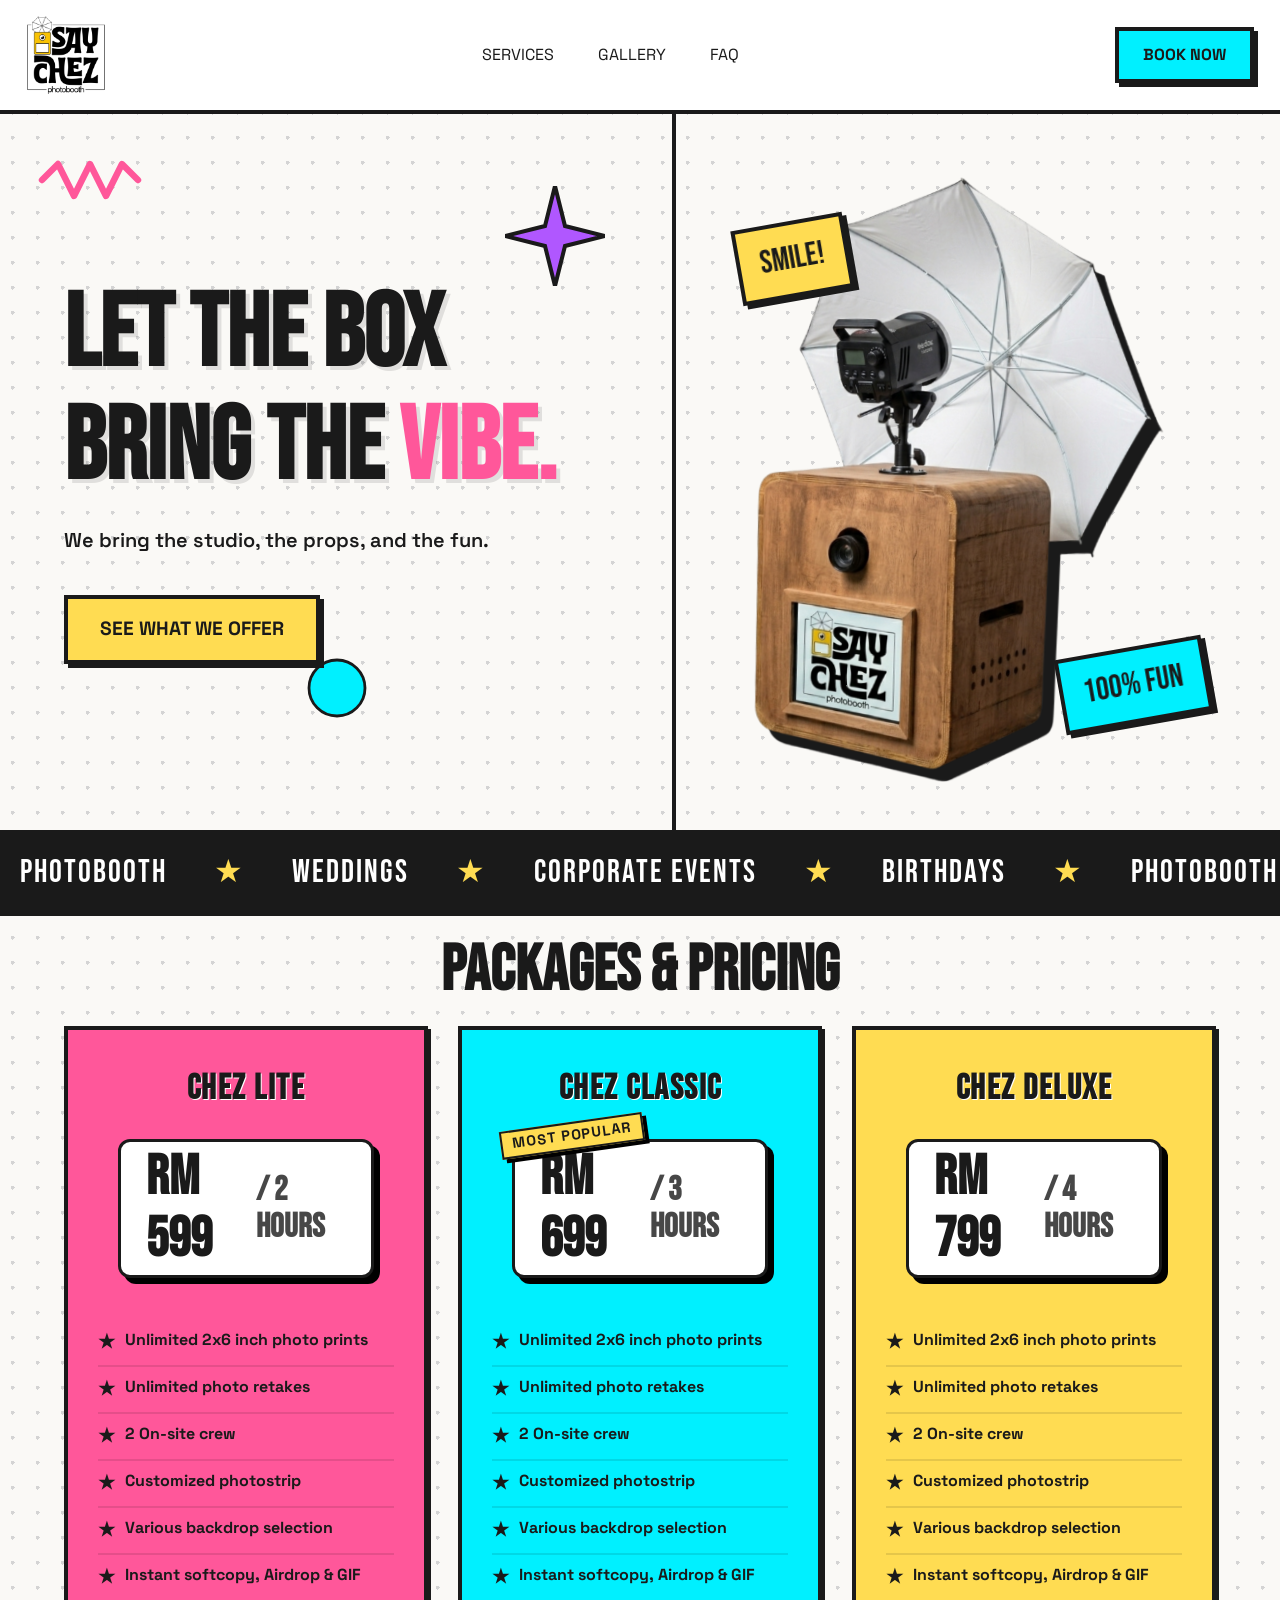
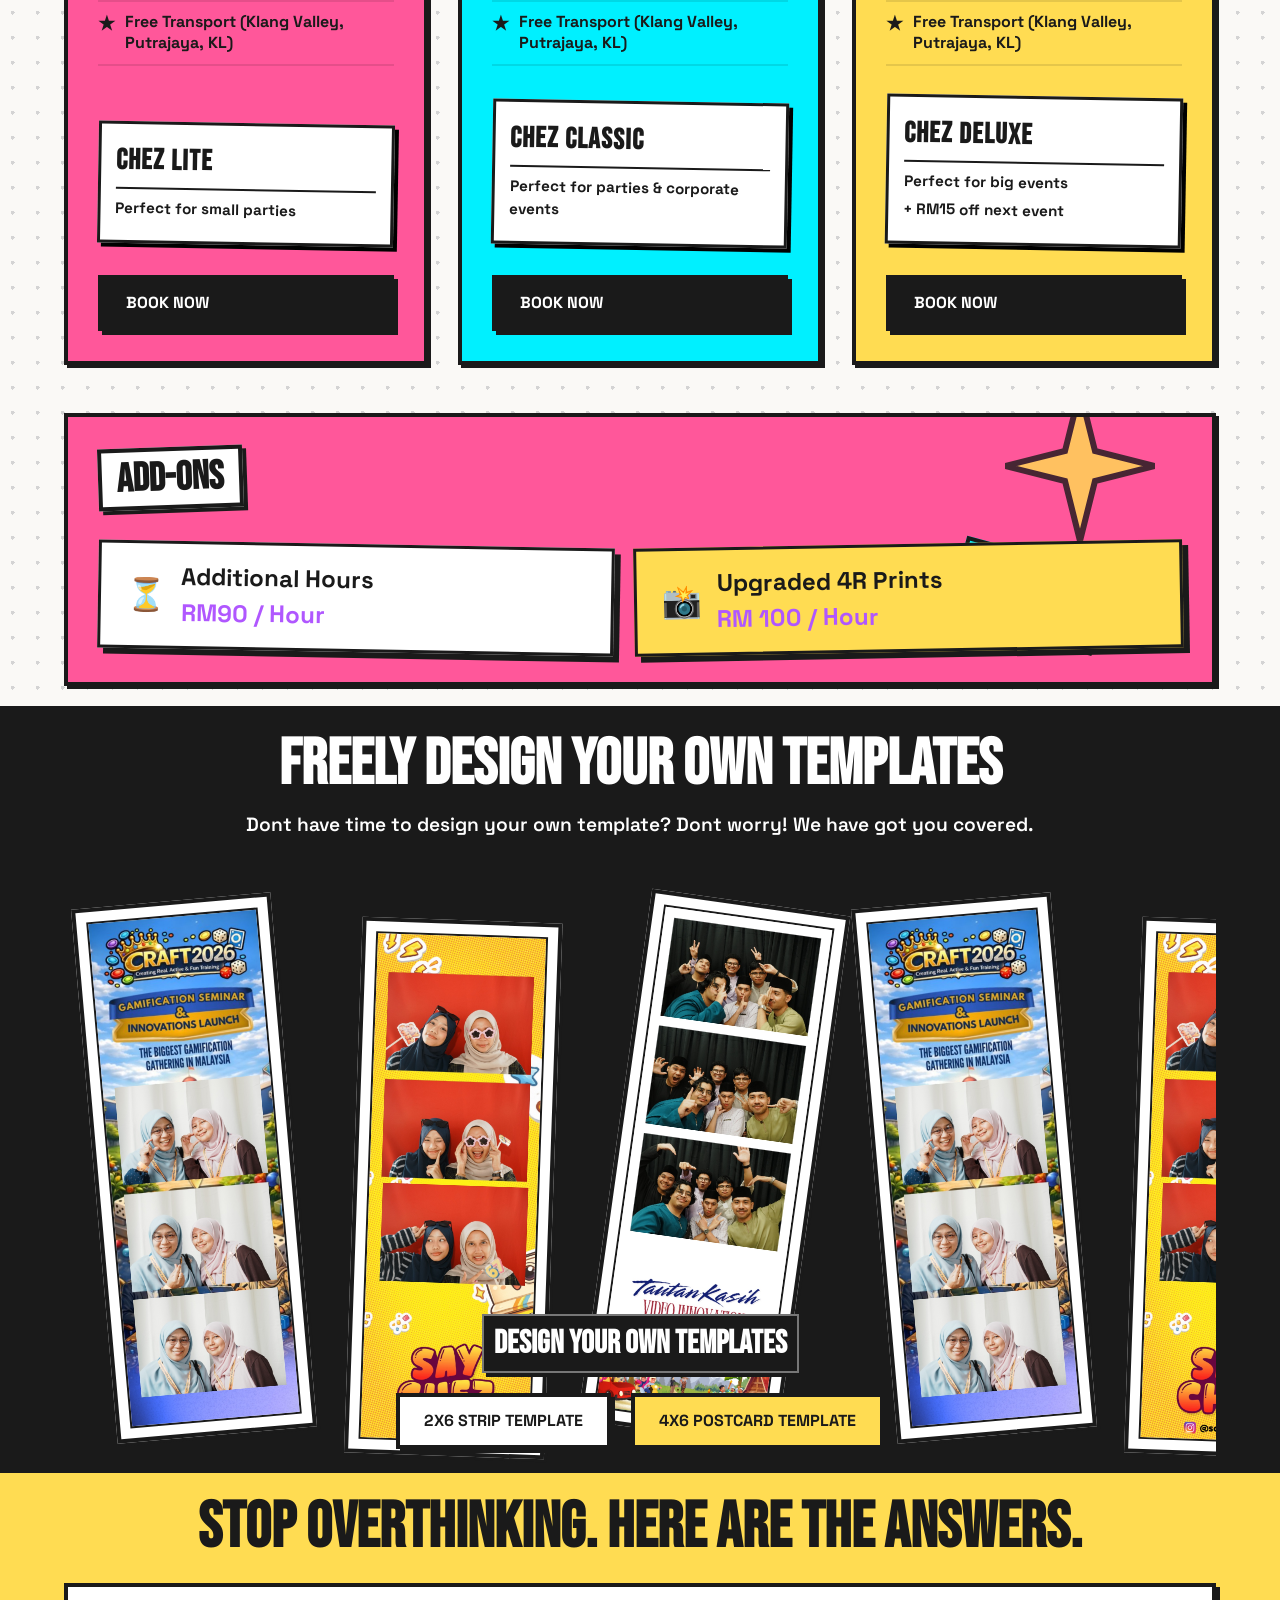
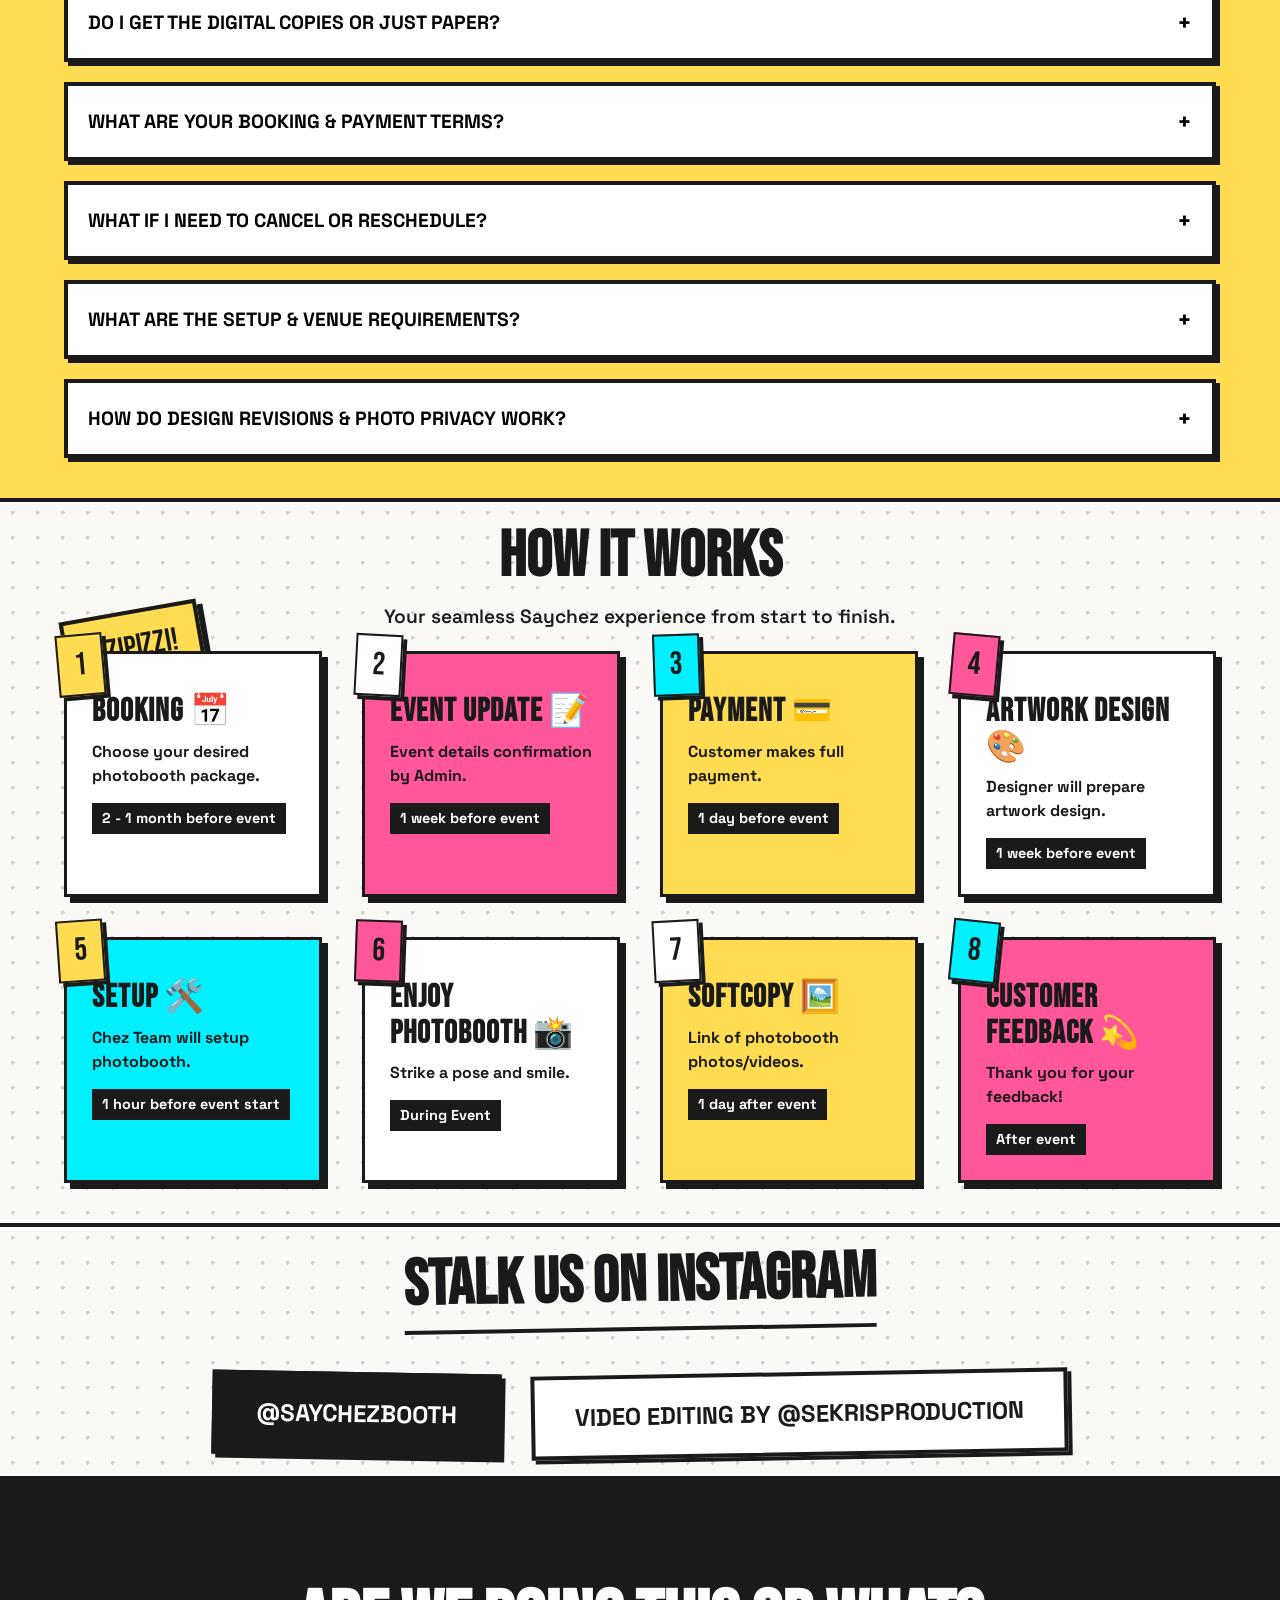
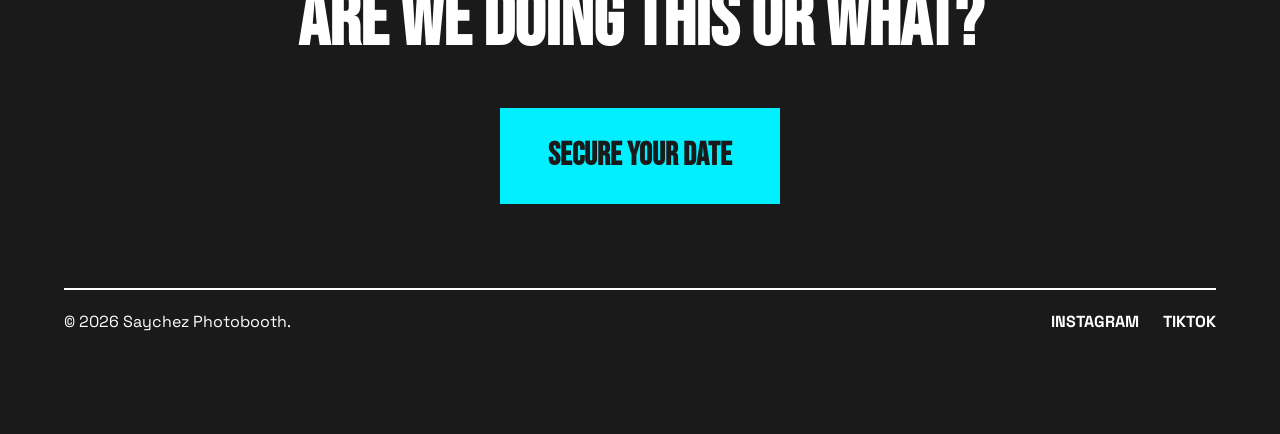
<file: index.html>
<!DOCTYPE html>
<html lang="en">

<head>
    <meta charset="UTF-8">
    <meta name="viewport" content="width=device-width, initial-scale=1.0">
    <title>Saychez&nbsp;Photobooth</title>
    <meta name="description" content="Saychez Photobooth - We bring the main character energy to your events.">
    <link rel="stylesheet" href="styles.css">
    <link rel="preconnect" href="https://fonts.googleapis.com">
    <link rel="preconnect" href="https://fonts.gstatic.com" crossorigin>
    <link href="https://fonts.googleapis.com/css2?family=Space+Grotesk:wght@400;600;700&family=Bebas+Neue&display=swap"
        rel="stylesheet">
</head>

<body>

    <!-- NAV -->
    <nav class="navbar">
        <a href="index.html" class="logo-link">
            <img src="form/saychezlogo.png" alt="Saychez Logo" class="logo-img" style="width: 80px; height: auto;">
        </a>
        <div class="nav-links">
            <a href="#services">SERVICES</a>
            <a href="#gallery">GALLERY</a>
            <a href="#faq">FAQ</a>
        </div>
        <a href="form/" class="btn btn-primary">BOOK NOW</a>
    </nav>

    <!-- HERO -->
    <header class="hero">
        <div class="hero-content">
            <!-- Animated Vector Shapes -->
            <svg class="floating-shape shape-star" viewBox="0 0 100 100" xmlns="http://www.w3.org/2000/svg">
                <path d="M50 0 L60 40 L100 50 L60 60 L50 100 L40 60 L0 50 L40 40 Z" fill="#b057ff" stroke="#1a1a1a"
                    stroke-width="4" />
            </svg>
            <svg class="floating-shape shape-circle" viewBox="0 0 100 100" xmlns="http://www.w3.org/2000/svg">
                <circle cx="50" cy="50" r="40" fill="#00f0ff" stroke="#1a1a1a" stroke-width="4" />
            </svg>
            <svg class="floating-shape shape-zigzag" viewBox="0 0 150 50" xmlns="http://www.w3.org/2000/svg">
                <path d="M10 25 L30 5 L50 45 L70 5 L90 45 L110 5 L130 25" fill="none" stroke="#ff579a" stroke-width="8"
                    stroke-linejoin="round" stroke-linecap="round" />
            </svg>

            <h1 class="hero-title">LET THE BOX BRING THE <span style="color: var(--pink);">VIBE.</span></h1>
            <p class="hero-subtitle">We bring the studio, the props, and the fun.</p>
            <a href="#services" class="btn btn-large btn-yellow">SEE WHAT WE OFFER</a>
        </div>
        <div class="hero-image-container">
            <img src="hero-booth.png?v=5" alt="Saychez Photobooth" class="hero-img">
            <div class="sticker sticker-1">SMILE!</div>
            <div class="sticker sticker-2">100% FUN</div>
        </div>
    </header>

    <!-- MARQUEE -->
    <div class="marquee-container">
        <div class="marquee-track">
            <span>PHOTOBOOTH</span>
            <span class="star">★</span>
            <span>WEDDINGS</span>
            <span class="star">★</span>
            <span>CORPORATE EVENTS</span>
            <span class="star">★</span>
            <span>BIRTHDAYS</span>
            <span class="star">★</span>
            <span>PHOTOBOOTH</span>
            <span class="star">★</span>
            <span>WEDDINGS</span>
            <span class="star">★</span>
            <span>CORPORATE EVENTS</span>
            <span class="star">★</span>
            <span>BIRTHDAYS</span>
            <span class="star">★</span>
        </div>
    </div>

    <!-- SERVICES -->
    <section id="services" class="section">
        <h2 class="section-title">PACKAGES & PRICING</h2>
        <div class="services-grid">

            <div class="card card-pink card-package reveal">
                <div class="package-header"
                    style="justify-content: center; flex-direction: column; align-items: center; margin-top: 10px;">
                    <h3
                        style="font-family: 'Bebas Neue', sans-serif; font-size: 2.2rem; letter-spacing: 1.5px; margin-bottom: 10px; color: var(--black); text-shadow: 1px 1px 0px var(--white); text-transform: uppercase;">
                        CHEZ LITE</h3>
                    <h2 class="price">RM 599 <span style="font-size: 0.6em; opacity: 0.8;">/ 2 HOURS</span></h2>
                </div>

                <ul class="package-features">

                    <li>Unlimited 2x6 inch photo prints</li>
                    <li>Unlimited photo retakes</li>
                    <li>2 On-site crew</li>
                    <li>Customized photostrip</li>
                    <li>Various backdrop selection</li>
                    <li>Instant softcopy, Airdrop & GIF</li>
                    <li>Free Transport (Klang Valley, Putrajaya, KL)</li>
                </ul>
                <!-- <div class="package-addons">
                    <strong>ADD-ONS</strong>
                    <span>+ RM 150 / additional hour</span>
                    <span>+ RM 100 / hour for 4x6 print upgrade</span>
                </div> -->
                <div class="package-addons">
                    <strong>Chez Lite</strong>
                    <span>Perfect for small parties</span>
                </div>
                <a href="form/" class="btn btn-black mt-auto">BOOK NOW</a>
            </div>
            <div class="card card-cyan card-package reveal" style="transition-delay: 0.1s;">
                <div class="package-header"
                    style="justify-content: center; flex-direction: column; align-items: center; margin-top: 10px;">
                    <h3
                        style="font-family: 'Bebas Neue', sans-serif; font-size: 2.2rem; letter-spacing: 1.5px; margin-bottom: 10px; color: var(--black); text-shadow: 1px 1px 0px var(--white); text-transform: uppercase;">
                        CHEZ CLASSIC</h3>
                    <h2 class="price">RM 699 <span style="font-size: 0.6em; opacity: 0.8;">/ 3 HOURS</span><span
                            class="popular-badge">MOST POPULAR</span></h2>
                </div>
                <ul class="package-features">
                    <li>Unlimited 2x6 inch photo prints</li>
                    <li>Unlimited photo retakes</li>
                    <li>2 On-site crew</li>
                    <li>Customized photostrip</li>
                    <li>Various backdrop selection</li>
                    <li>Instant softcopy, Airdrop & GIF</li>
                    <li>Free Transport (Klang Valley, Putrajaya, KL)</li>
                </ul>
                <div class="package-addons">
                    <strong>Chez Classic</strong>
                    <span>Perfect for parties & corporate events</span>
                </div>
                <a href="form/" class="btn btn-black mt-auto">BOOK NOW</a>
            </div>
            <div class="card card-yellow card-package reveal" style="transition-delay: 0.2s;">
                <div class="package-header"
                    style="justify-content: center; flex-direction: column; align-items: center; margin-top: 10px;">
                    <h3
                        style="font-family: 'Bebas Neue', sans-serif; font-size: 2.2rem; letter-spacing: 1.5px; margin-bottom: 10px; color: var(--black); text-shadow: 1px 1px 0px var(--white); text-transform: uppercase;">
                        CHEZ DELUXE</h3>
                    <h2 class="price">RM 799 <span style="font-size: 0.6em; opacity: 0.8;">/ 4 HOURS</span></h2>
                </div>
                <ul class="package-features">
                    <li>Unlimited 2x6 inch photo prints</li>
                    <li>Unlimited photo retakes</li>
                    <li>2 On-site crew</li>
                    <li>Customized photostrip</li>
                    <li>Various backdrop selection</li>
                    <li>Instant softcopy, Airdrop & GIF</li>
                    <li>Free Transport (Klang Valley, Putrajaya, KL)</li>
                </ul>
                <div class="package-addons">
                    <strong>Chez Deluxe</strong>
                    <span>Perfect for big events</span>
                    <span>+ RM15 off next event</span>
                </div>
                <a href="form/" class="btn btn-black mt-auto">BOOK NOW</a>
            </div>
        </div>

        <div class="addons-container mt-5 reveal"
            style="display: flex; align-items: center; justify-content: space-between; background-color: var(--pink); border: var(--border); box-shadow: var(--shadow); padding: 30px; position: relative; overflow: hidden; flex-wrap: wrap; gap: 20px;">

            <!-- Animated shape in the background -->
            <svg class="floating-shape shape-star" viewBox="0 0 100 100" xmlns="http://www.w3.org/2000/svg"
                style="opacity: 0.8; top: -10%; right: 5%; width: 150px; height: 150px;">
                <path d="M50 0 L60 40 L100 50 L60 60 L50 100 L40 60 L0 50 L40 40 Z" fill="var(--yellow)"
                    stroke="var(--black)" stroke-width="4" />
            </svg>

            <div style="position: relative; z-index: 2; width: 100%;">
                <h3 class="box-title"
                    style="margin-top: 0; background-color: var(--white); transform: rotate(-2deg); padding: 5px 15px; border: var(--border); box-shadow: var(--shadow-sm);">
                    ADD-ONS</h3>

                <div style="display: flex; flex-wrap: wrap; gap: 20px; margin-top: 30px;">
                    <div
                        style="font-size: 1.5rem; background: var(--white); border: 3px solid var(--black); padding: 15px 25px; box-shadow: 6px 6px 0 var(--black); transform: rotate(1deg); display: flex; align-items: center; gap: 15px; flex-grow: 1;">
                        <span style="font-size: 2rem;">⏳</span>
                        <div>
                            <strong style="display: block;">Additional Hours</strong>
                            <span style="font-weight: 700; color: var(--purple);">RM90 / Hour</span>
                        </div>
                    </div>
                    <div
                        style="font-size: 1.5rem; background: var(--yellow); border: 3px solid var(--black); padding: 15px 25px; box-shadow: 6px 6px 0 var(--black); transform: rotate(-1deg); display: flex; align-items: center; gap: 15px; flex-grow: 1;">
                        <span style="font-size: 2rem;">📸</span>
                        <div>
                            <strong style="display: block;">Upgraded 4R Prints</strong>
                            <span style="font-weight: 700; color: var(--purple);">RM 100 / Hour</span>
                        </div>
                    </div>
                </div>
            </div>

            <!-- Bouncing Sticker -->
            <div class="sticker"
                style="position: absolute; right: 10%; bottom: 20%; transform: rotate(15deg); animation: floatUp 3s ease-in-out infinite alternate, stickerPop 10s ease-in-out infinite alternate; background-color: var(--cyan); box-shadow: 8px 8px 0 var(--black);">
                LEVEL UP!</div>
        </div>
    </section>


    <!-- GALLERY -->
    <section id="gallery" class="section bg-black text-white">
        <h2 class="section-title text-white reveal">Freely Design Your Own Templates</h2>
        <p class="section-subtitle text-white reveal" style="transition-delay: 0.1s;">Dont have time to design your own
            template? Dont worry! We have got you covered.</p>

        <div class="gallery-carousel-wrapper reveal" style="transition-delay: 0.2s;">
            <div class="strip-carousel-track">
                <!-- Group 1 -->
                <div class="strip-gallery strip-carousel">
                    <div class="animated-strip strip-tilt-left">
                        <img src="stripimage/20260207_153747670.jpg" class="strip-image" alt="Saychez Strip 1">
                    </div>
                    <div class="animated-strip strip-center">
                        <img src="stripimage/20260402_161624257.jpg" class="strip-image" alt="Saychez Strip 2">
                    </div>
                    <div class="animated-strip strip-tilt-right">
                        <img src="stripimage/20260403_173434101.jpg" class="strip-image" alt="Saychez Strip 3">
                    </div>
                    <div class="animated-strip strip-tilt-left">
                        <img src="stripimage/20260207_153747670.jpg" class="strip-image" alt="Saychez Strip 4">
                    </div>
                    <div class="animated-strip strip-center">
                        <img src="stripimage/20260402_161624257.jpg" class="strip-image" alt="Saychez Strip 5">
                    </div>
                </div>
                <!-- Group 2 (Clone for Infinite Loop) -->
                <div class="strip-gallery strip-carousel" aria-hidden="true">
                    <div class="animated-strip strip-tilt-left">
                        <img src="stripimage/20260207_153747670.jpg" class="strip-image" alt="Saychez Strip 1">
                    </div>
                    <div class="animated-strip strip-center">
                        <img src="stripimage/20260402_161624257.jpg" class="strip-image" alt="Saychez Strip 2">
                    </div>
                    <div class="animated-strip strip-tilt-right">
                        <img src="stripimage/20260403_173434101.jpg" class="strip-image" alt="Saychez Strip 4x6">
                    </div>
                    <div class="animated-strip strip-tilt-left">
                        <img src="stripimage/20260207_153747670.jpg" class="strip-image" alt="Saychez Strip 4">
                    </div>
                    <div class="animated-strip strip-center">
                        <img src="stripimage/20260402_161624257.jpg" class="strip-image" alt="Saychez Strip 5">
                    </div>
                </div>
            </div>
        </div>

        <div class="template-links-container reveal" style="text-align: center; margin-top: -200px;">
            <h3
                style="background-color: var(--black); color: var(--white); padding: 10px 10px; display: inline-block; border: 2px solid var(--semi-transparent-grey); box-shadow: var(--shadow-sm); margin-bottom: 20px; margin-top: -200px; font-size: 2rem; position: relative; z-index: 10;">
                DESIGN YOUR OWN TEMPLATES</h3>
            <div class="template-buttons-wrapper">
                <a href="https://canva.link/zuhcegfe1m16p6a" target="_blank" class="btn btn-white hover-cyan">2x6 STRIP
                    TEMPLATE</a>
                <a href="https://canva.link/iob000kvha3b793" target="_blank" class="btn btn-yellow hover-pink">4x6
                    POSTCARD
                    TEMPLATE</a>
            </div>
        </div>
    </section>



    <!-- FAQ -->
    <section id="faq" class="section bg-yellow">
        <h2 class="section-title reveal">STOP OVERTHINKING. HERE ARE THE ANSWERS.</h2>
        <div class="faq-container">
        </div>
        <div class="faq-item reveal" style="transition-delay: 0.3s;">
            <button class="faq-question">DO I GET THE DIGITAL COPIES OR JUST PAPER?</button>
            <div class="faq-answer">
                <p>Both! You get instant physical prints at the event, and within 24 hours we send you a link to a
                    full digital gallery of every shot taken.</p>
            </div>
        </div>

        <!-- T&C additions -->
        <div class="faq-item reveal">
            <button class="faq-question">WHAT ARE YOUR BOOKING & PAYMENT TERMS?</button>
            <div class="faq-answer">
                <ul>
                    <li style="margin-bottom: 10px;">A 30% deposit is required from the total invoice/quotation.</li>
                    <li style="margin-bottom: 10px;">Remaining balance must be paid in full a day before the event.</li>
                    <li style="margin-bottom: 10px;">For any booking with no deposit (Company/Government
                        Agency/Organization etc), only the Purchase Order issued will be considered as acceptance of the
                        event.</li>
                    <li style="margin-bottom: 10px;">Payment can be made via Maybank account / QR Pay / Cash.</li>
                </ul>
            </div>
        </div>

        <div class="faq-item reveal">
            <button class="faq-question">WHAT IF I NEED TO CANCEL OR RESCHEDULE?</button>
            <div class="faq-answer">
                <p style="margin-bottom: 10px;">Event dates can be rescheduled based on our availability. If we are
                    fully booked on your new date, we offer two options: a refund or holding the deposit for a future
                    event. However, if you cancel the booking entirely, the deposit will be forfeited and is
                    non-refundable.</p>
                <p style="margin-bottom: 10px;">Refunds can only be made if the event cancellation is from SayChez.
                    Since we generally do not refund, all bookings made are given a one (1) year extended period for a
                    future event.</p>
            </div>
        </div>

        <div class="faq-item reveal">
            <button class="faq-question">WHAT ARE THE SETUP & VENUE REQUIREMENTS?</button>
            <div class="faq-answer">
                <ul>
                    <li style="margin-bottom: 10px;">Our team will arrive approximately 30 minutes to 1 hour before the
                        event starts for setup.</li>
                    <li style="margin-bottom: 10px;">The client is responsible for providing a suitable power source,
                        and a safe, clear space for the photobooth.</li>
                    <li style="margin-bottom: 10px;">For outdoor venues (gardens, open spaces, etc.), a canopy or
                        shelter must be provided by the client. Natural lighting and weather conditions may affect photo
                        quality.</li>
                    <li style="margin-bottom: 10px;">In case of rain or unsafe weather: The photobooth will be stopped
                        immediately to protect our equipment, and full payment will still apply as per the invoice.</li>
                    <li style="margin-bottom: 10px;">There is a charge of RM1.50 per KM for outside Klang Valley,
                        Putrajaya, and Kuala Lumpur.</li>
                </ul>
            </div>
        </div>

        <div class="faq-item reveal">
            <button class="faq-question">HOW DO DESIGN REVISIONS & PHOTO PRIVACY WORK?</button>
            <div class="faq-answer">
                <p style="margin-bottom: 10px;"><strong>Design & Theme:</strong> We will provide each client with up to
                    two (2) rounds of design revisions only. The third (3rd) round may have a price involved to it, RM20
                    will charge accordingly.</p>
                <p style="margin-bottom: 10px;"><strong>Photos & Media Usage:</strong> All photos, GIFs, and digital
                    content captured belong to the client and event guests. SayChez may use selected photos for social
                    media content. If you prefer not to have your event photos used, simply let us know.</p>
            </div>
        </div>
        </div>
    </section>

    <!-- CUSTOMER JOURNEY -->
    <section id="journey" class="section bg-cyan" style="position: relative; overflow: hidden;">
        <!-- Bouncing Sticker for Motion -->
        <div class="sticker"
            style="position: absolute; left: 5%; top: 15%; transform: rotate(-10deg); animation: floatUp 4s ease-in-out infinite alternate; background-color: var(--yellow); box-shadow: 6px 6px 0 var(--black); z-index: 0;">
            IZZIPIZZI!</div>

        <h2 class="section-title reveal" style="position: relative; z-index: 1;">HOW IT WORKS</h2>
        <p class="section-subtitle reveal" style="position: relative; z-index: 1;">Your seamless Saychez experience from
            start to finish.</p>

        <div class="journey-grid reveal">

            <div class="journey-card"
                style="background: var(--white); border: 3px solid var(--black); padding: 25px; box-shadow: 6px 6px 0 var(--black); position: relative;">
                <div
                    style="position: absolute; top: -20px; left: -10px; background: var(--yellow); border: 2px solid var(--black); font-family: 'Bebas Neue', sans-serif; font-size: 2rem; padding: 5px 15px; box-shadow: 4px 4px 0 var(--black); transform: rotate(-5deg);">
                    1</div>
                <h3
                    style="font-family: 'Bebas Neue', sans-serif; font-size: 2rem; margin-top: 15px; margin-bottom: 10px; letter-spacing: 1px;">
                    BOOKING 📅 </h3>
                <p style="font-weight: 700; margin-bottom: 15px;">Choose your desired photobooth package.</p>
                <div
                    style="background: var(--black); color: var(--white); display: inline-block; padding: 5px 10px; font-size: 0.9rem; font-weight: 700;">
                    2 - 1 month before event</div>
            </div>

            <div class="journey-card"
                style="background: var(--pink); border: 3px solid var(--black); padding: 25px; box-shadow: 6px 6px 0 var(--black); position: relative;">
                <div
                    style="position: absolute; top: -20px; left: -10px; background: var(--white); border: 2px solid var(--black); font-family: 'Bebas Neue', sans-serif; font-size: 2rem; padding: 5px 15px; box-shadow: 4px 4px 0 var(--black); transform: rotate(3deg);">
                    2</div>
                <h3
                    style="font-family: 'Bebas Neue', sans-serif; font-size: 2rem; margin-top: 15px; margin-bottom: 10px; letter-spacing: 1px;">
                    EVENT UPDATE 📝</h3>
                <p style="font-weight: 700; margin-bottom: 15px;">Event details confirmation by Admin.</p>
                <div
                    style="background: var(--black); color: var(--white); display: inline-block; padding: 5px 10px; font-size: 0.9rem; font-weight: 700;">
                    1 week before event</div>
            </div>

            <div class="journey-card"
                style="background: var(--yellow); border: 3px solid var(--black); padding: 25px; box-shadow: 6px 6px 0 var(--black); position: relative;">
                <div
                    style="position: absolute; top: -20px; left: -10px; background: var(--cyan); border: 2px solid var(--black); font-family: 'Bebas Neue', sans-serif; font-size: 2rem; padding: 5px 15px; box-shadow: 4px 4px 0 var(--black); transform: rotate(-2deg);">
                    3</div>
                <h3
                    style="font-family: 'Bebas Neue', sans-serif; font-size: 2rem; margin-top: 15px; margin-bottom: 10px; letter-spacing: 1px;">
                    PAYMENT 💳</h3>
                <p style="font-weight: 700; margin-bottom: 15px;">Customer makes full payment.</p>
                <div
                    style="background: var(--black); color: var(--white); display: inline-block; padding: 5px 10px; font-size: 0.9rem; font-weight: 700;">
                    1 day before event</div>
            </div>

            <div class="journey-card"
                style="background: var(--white); border: 3px solid var(--black); padding: 25px; box-shadow: 6px 6px 0 var(--black); position: relative;">
                <div
                    style="position: absolute; top: -20px; left: -10px; background: var(--pink); border: 2px solid var(--black); font-family: 'Bebas Neue', sans-serif; font-size: 2rem; padding: 5px 15px; box-shadow: 4px 4px 0 var(--black); transform: rotate(5deg);">
                    4</div>
                <h3
                    style="font-family: 'Bebas Neue', sans-serif; font-size: 2rem; margin-top: 15px; margin-bottom: 10px; letter-spacing: 1px;">
                    ARTWORK DESIGN 🎨 </h3>
                <p style="font-weight: 700; margin-bottom: 15px;">Designer will prepare artwork design.</p>
                <div
                    style="background: var(--black); color: var(--white); display: inline-block; padding: 5px 10px; font-size: 0.9rem; font-weight: 700;">
                    1 week before event</div>
            </div>

            <div class="journey-card"
                style="background: var(--cyan); border: 3px solid var(--black); padding: 25px; box-shadow: 6px 6px 0 var(--black); position: relative;">
                <div
                    style="position: absolute; top: -20px; left: -10px; background: var(--yellow); border: 2px solid var(--black); font-family: 'Bebas Neue', sans-serif; font-size: 2rem; padding: 5px 15px; box-shadow: 4px 4px 0 var(--black); transform: rotate(-4deg);">
                    5</div>
                <h3
                    style="font-family: 'Bebas Neue', sans-serif; font-size: 2rem; margin-top: 15px; margin-bottom: 10px; letter-spacing: 1px;">
                    SETUP 🛠️</h3>
                <p style="font-weight: 700; margin-bottom: 15px;">Chez Team will setup photobooth.</p>
                <div
                    style="background: var(--black); color: var(--white); display: inline-block; padding: 5px 10px; font-size: 0.9rem; font-weight: 700;">
                    1 hour before event start</div>
            </div>

            <div class="journey-card"
                style="background: var(--white); border: 3px solid var(--black); padding: 25px; box-shadow: 6px 6px 0 var(--black); position: relative;">
                <div
                    style="position: absolute; top: -20px; left: -10px; background: var(--pink); border: 2px solid var(--black); font-family: 'Bebas Neue', sans-serif; font-size: 2rem; padding: 5px 15px; box-shadow: 4px 4px 0 var(--black); transform: rotate(2deg);">
                    6</div>
                <h3
                    style="font-family: 'Bebas Neue', sans-serif; font-size: 2rem; margin-top: 15px; margin-bottom: 10px; letter-spacing: 1px;">
                    ENJOY PHOTOBOOTH 📸 </h3>
                <p style="font-weight: 700; margin-bottom: 15px;">Strike a pose and smile.</p>
                <div
                    style="background: var(--black); color: var(--white); display: inline-block; padding: 5px 10px; font-size: 0.9rem; font-weight: 700;">
                    During Event</div>
            </div>

            <div class="journey-card"
                style="background: var(--yellow); border: 3px solid var(--black); padding: 25px; box-shadow: 6px 6px 0 var(--black); position: relative;">
                <div
                    style="position: absolute; top: -20px; left: -10px; background: var(--white); border: 2px solid var(--black); font-family: 'Bebas Neue', sans-serif; font-size: 2rem; padding: 5px 15px; box-shadow: 4px 4px 0 var(--black); transform: rotate(-3deg);">
                    7</div>
                <h3
                    style="font-family: 'Bebas Neue', sans-serif; font-size: 2rem; margin-top: 15px; margin-bottom: 10px; letter-spacing: 1px;">
                    SOFTCOPY 🖼️</h3>
                <p style="font-weight: 700; margin-bottom: 15px;">Link of photobooth photos/videos.</p>
                <div
                    style="background: var(--black); color: var(--white); display: inline-block; padding: 5px 10px; font-size: 0.9rem; font-weight: 700;">
                    1 day after event</div>
            </div>

            <div class="journey-card"
                style="background: var(--pink); border: 3px solid var(--black); padding: 25px; box-shadow: 6px 6px 0 var(--black); position: relative;">
                <div
                    style="position: absolute; top: -20px; left: -10px; background: var(--cyan); border: 2px solid var(--black); font-family: 'Bebas Neue', sans-serif; font-size: 2rem; padding: 5px 15px; box-shadow: 4px 4px 0 var(--black); transform: rotate(6deg);">
                    8</div>
                <h3
                    style="font-family: 'Bebas Neue', sans-serif; font-size: 2rem; margin-top: 15px; margin-bottom: 10px; letter-spacing: 1px;">
                    CUSTOMER FEEDBACK 💫</h3>
                <p style="font-weight: 700; margin-bottom: 15px;">Thank you for your feedback!</p>
                <div
                    style="background: var(--black); color: var(--white); display: inline-block; padding: 5px 10px; font-size: 0.9rem; font-weight: 700;">
                    After event</div>
            </div>

        </div>
    </section>

    <!-- IG SECTION -->
    <section class="section bg-pink">
        <div style="text-align: center;">
            <h2 class="section-title reveal"
                style="border-bottom: 4px solid var(--black); display: inline-block; padding-bottom: 10px; margin-bottom: 40px; transform: rotate(-1deg);">
                STALK US ON INSTAGRAM</h2>

            <!-- <div class="reveal" style="margin-bottom: 50px; display: flex; justify-content: center;">
                <iframe src="https://www.instagram.com/reel/DWsY60zEhW0/embed" width="350" height="500" frameborder="0" scrolling="no" allowtransparency="true" style="border: var(--border); box-shadow: var(--shadow); background: white;"></iframe>
            </div> -->

            <div class="reveal" style="display: flex; justify-content: center; gap: 30px; flex-wrap: wrap;">
                <a href="https://www.instagram.com/saychezbooth" target="_blank" class="btn btn-black"
                    style="padding: 20px 40px; font-size: 1.5rem; transform: rotate(1deg);">@SAYCHEZBOOTH</a>
                <a href="https://www.instagram.com/sekrisproduction/" target="_blank" class="btn btn-white"
                    style="padding: 20px 40px; font-size: 1.5rem; transform: rotate(-1deg);">VIDEO EDITING BY
                    @SEKRISPRODUCTION</a>
            </div>
        </div>
    </section>

    <!-- FOOTER CTA -->
    <footer class="footer">
        <h2>ARE WE DOING THIS OR WHAT?</h2>
        <a href="form/" class="btn btn-huge btn-primary">SECURE YOUR DATE</a>
        <div class="footer-links">
            <p>© 2026 Saychez Photobooth.</p>
            <div class="socials">
                <a href="https://www.instagram.com/saychezbooth" target="_blank">INSTAGRAM</a>
                <a href="#">TIKTOK</a>
            </div>
        </div>
    </footer>

    <script src="script.js"></script>
</body>

</html>
</file>
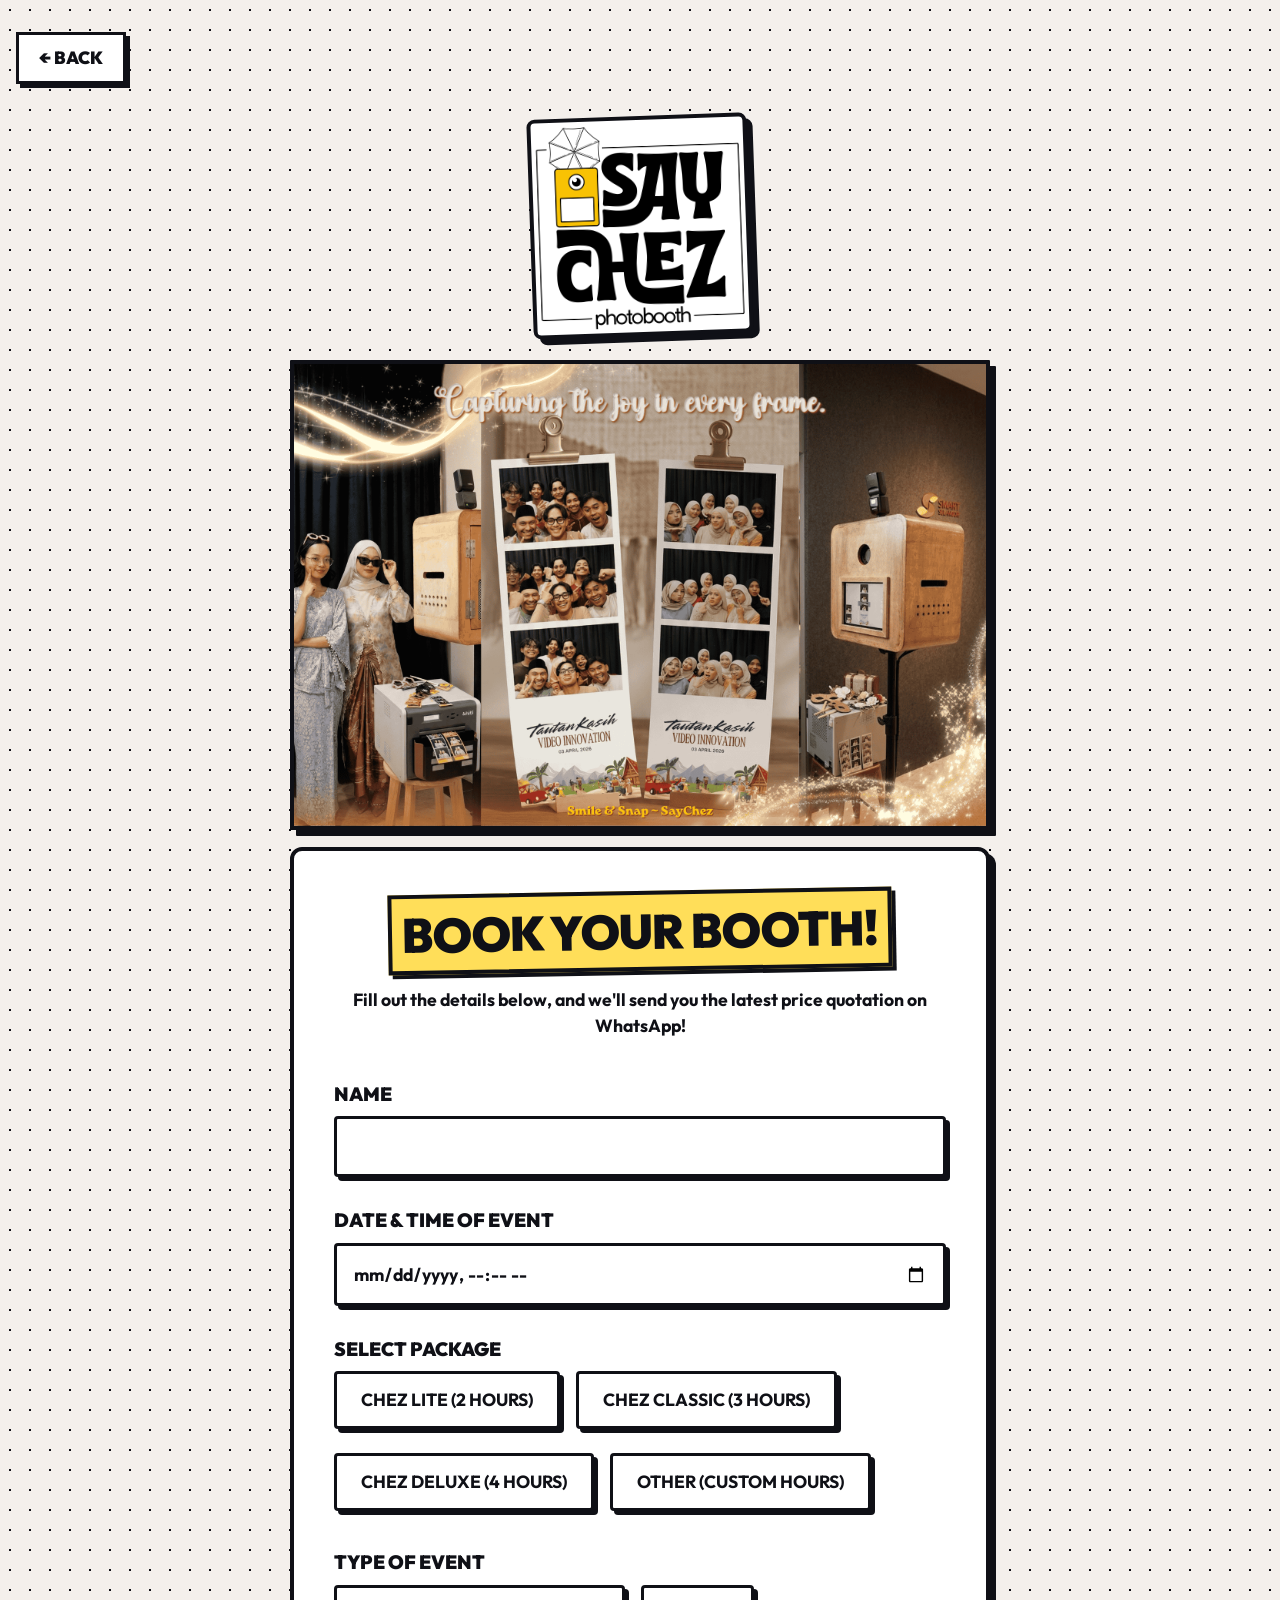
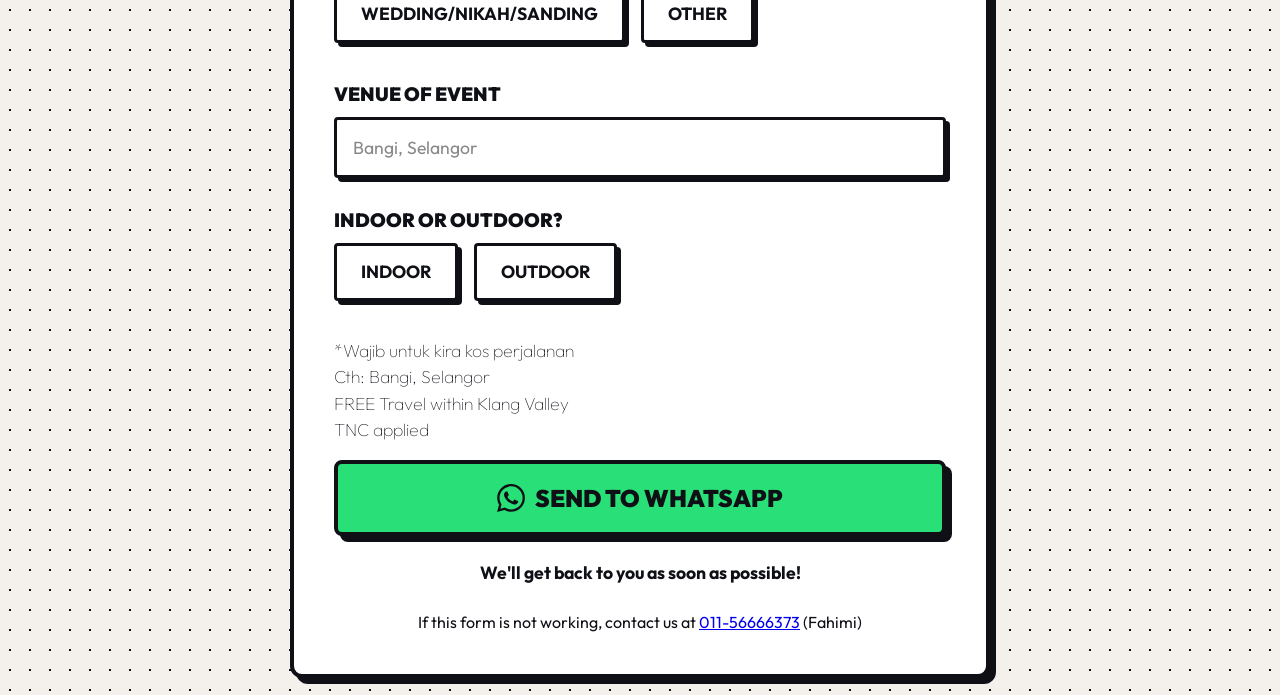
<file: form/index.html>
<!DOCTYPE html>
<html lang="en">

<head>
  <meta charset="UTF-8">
  <meta name="viewport" content="width=device-width, initial-scale=1.0">
  <title>Say Chez - Photobooth Order Form</title>
  <meta name="description" content="Book your awesome photobooth experience with Say Chez!">
  <link rel="preconnect" href="https://fonts.googleapis.com">
  <link rel="preconnect" href="https://fonts.gstatic.com" crossorigin>
  <link href="https://fonts.googleapis.com/css2?family=Outfit:wght@400;700;900&display=swap" rel="stylesheet">
  <link rel="stylesheet" href="style.css">
</head>

<body>

  <a href="../" class="back-btn">← BACK</a>

  <div class="hero-container">
    <img src="saychezlogo.png" alt="Say Chez Logo" class="logo" style="scale: 100%;">
    <img src="topheaderphoto.png" alt="Awesome Photobooth Setup" class="hero-image">
  </div>

  <div class="container">
    <header class="header">
      <h1>Book Your Booth!</h1>
      <p>Fill out the details below, and we'll send you the latest price quotation on WhatsApp!</p>
    </header>

    <form id="orderForm" class="brutal-form">
      <div class="form-group">
        <label for="name">Name</label>
        <input type="text" id="name" name="name" required placeholder="">
      </div>

      <div class="form-group">
        <label for="datetime">Date & Time of Event</label>
        <input type="datetime-local" id="datetime" name="datetime" required>
      </div>

      <div class="form-group">
        <label>Select Package</label>
        <div class="radio-group" id="hours-group">
          <label class="radio-label">
            <input type="radio" name="hours" value="Chez Lite (2 Hours)" required>
            <span class="custom-radio">Chez Lite (2 Hours)</span>
          </label>
          <label class="radio-label">
            <input type="radio" name="hours" value="Chez Classic (3 Hours)">
            <span class="custom-radio">Chez Classic (3 Hours)</span>
          </label>
          <label class="radio-label">
            <input type="radio" name="hours" value="Chez Deluxe (4 Hours)">
            <span class="custom-radio">Chez Deluxe (4 Hours)</span>
          </label>
          <label class="radio-label" id="other-hours-trigger">
            <input type="radio" name="hours" value="Other">
            <span class="custom-radio">Other (Custom Hours)</span>
          </label>
        </div>
        <input type="text" id="other-hours-input" class="hidden-input" placeholder="Please specify package details / custom hours">
      </div>

      <div class="form-group">
        <label>Type of Event</label>
        <div class="radio-group" id="type-group">
          <label class="radio-label">
            <input type="radio" name="event_type" value="Wedding" required>
            <span class="custom-radio">Wedding/Nikah/Sanding</span>
          </label>
          <label class="radio-label" id="other-type-trigger">
            <input type="radio" name="event_type" value="Other">
            <span class="custom-radio">Other</span>
          </label>
        </div>
        <input type="text" id="other-type-input" class="hidden-input" placeholder="Please specify event type">
      </div>

      <div class="form-group">
        <label for="venue">Venue of Event</label>
        <input type="text" id="venue" name="venue" required placeholder="Bangi, Selangor">
      </div>

      <div class="form-group">
        <label>Indoor or Outdoor?</label>
        <div class="radio-group" id="location-group">
          <label class="radio-label">
            <input type="radio" name="event_location" value="Indoor" required>
            <span class="custom-radio">Indoor</span>
          </label>
          <label class="radio-label">
            <input type="radio" name="event_location" value="Outdoor">
            <span class="custom-radio">Outdoor</span>
          </label>
        </div>
      </div>



      <p class="pre-submit-text">*Wajib untuk kira kos perjalanan
        <br>Cth: Bangi, Selangor
        <br>FREE Travel within Klang Valley
        <br>TNC applied
      </p>

      <button type="submit" class="submit-btn">
        <svg xmlns="http://www.w3.org/2000/svg" width="24" height="24" viewBox="0 0 24 24" fill="currentColor"
          class="wa-icon">
          <path
            d="M17.472 14.382c-.297-.149-1.758-.867-2.03-.967-.273-.099-.471-.148-.67.15-.197.297-.767.966-.94 1.164-.173.199-.347.223-.644.075-.297-.15-1.255-.463-2.39-1.475-.883-.788-1.48-1.761-1.653-2.059-.173-.297-.018-.458.13-.606.134-.133.298-.347.446-.52.149-.174.198-.298.298-.497.099-.198.05-.371-.025-.52-.075-.149-.669-1.612-.916-2.207-.242-.579-.487-.5-.669-.51a12.8 12.8 0 0 0-.57-.01c-.198 0-.52.074-.792.372-.272.297-1.04 1.016-1.04 2.479 0 1.462 1.065 2.875 1.213 3.074.149.198 2.096 3.2 5.077 4.487.709.306 1.262.489 1.694.625.712.227 1.36.195 1.871.118.571-.085 1.758-.719 2.006-1.413.248-.694.248-1.289.173-1.413-.074-.124-.272-.198-.57-.347m-5.421 7.403h-.004a9.87 9.87 0 0 1-5.031-1.378l-.361-.214-3.741.982.998-3.648-.235-.374a9.86 9.86 0 0 1-1.51-5.26c.001-5.45 4.436-9.884 9.888-9.884 2.64 0 5.122 1.03 6.988 2.898a9.825 9.825 0 0 1 2.893 6.994c-.003 5.45-4.437 9.884-9.885 9.884m8.413-18.297A11.815 11.815 0 0 0 12.05 0C5.495 0 .16 5.335.157 11.892c0 2.096.547 4.142 1.588 5.945L.057 24l6.305-1.654a11.882 11.882 0 0 0 5.683 1.448h.005c6.554 0 11.89-5.335 11.893-11.893a11.821 11.821 0 0 0-3.48-8.413Z" />
        </svg>
        Send to WhatsApp
      </button>

      <div class="footer-text">
        <p>We'll get back to you as soon as possible!</p>
        <br>If this form is not working, contact us at <a href="https://wa.me/601156666373">011-56666373</a> (Fahimi)
      </div>
    </form>
  </div>


  <script src="script.js"></script>
</body>

</html>
</file>
<file: styles.css>
/* NEO-BRUTALISM DESIGN SYSTEM */
:root {
    /* Colors */
    --bg-color: #faf9f6;
    --black: #1a1a1a;
    --white: #ffffff;
    --yellow: #ffdc52;
    --pink: #ff579a;
    --cyan: #00f0ff;
    --purple: #b057ff;
    --green: #00ff73;
    --grey: #d4d4d4;
    /* semi transparent */
    --semi-transparent-grey: #d4d4d480;
    --transparent: transparent;

    /* Neobrutalism specs */
    --border: 4px solid var(--black);
    --shadow: 3px 3px 0px var(--black);
    --shadow-hover: 12px 12px 0px var(--black);
    --shadow-sm: 4px 4px 0px var(--black);
}

* {
    margin: 0;
    padding: 0;
    box-sizing: border-box;
}

html {
    scroll-behavior: smooth;
    overflow-x: hidden;
}

body {
    font-family: 'Space Grotesk', sans-serif;
    background-color: var(--bg-color);
    background-image: radial-gradient(var(--grey) 2px, transparent 2px);
    background-size: 25px 25px;
    color: var(--black);
    line-height: 1.5;
    overflow-x: hidden;
}

h1,
h2,
h3,
h4,
h5,
h6 {
    font-family: 'Bebas Neue', sans-serif;
    text-transform: uppercase;
    line-height: 1.1;
}

.text-white {
    color: var(--white);
}

.bg-black {
    background-color: var(--black);
}

.bg-yellow {
    background-color: var(--yellow);
}

/* Buttons */
.btn {
    display: inline-block;
    padding: 12px 24px;
    font-family: 'Space Grotesk', sans-serif;
    font-weight: 700;
    text-transform: uppercase;
    text-decoration: none;
    color: var(--black);
    background-color: var(--white);
    border: var(--border);
    box-shadow: var(--shadow-sm);
    transition: all 0.2s ease;
    cursor: pointer;
}

.btn:hover {
    transform: translate(-4px, -4px);
    box-shadow: var(--shadow);
}

.btn:active {
    transform: translate(0, 0);
    box-shadow: 0 0 0 var(--black);
}

.btn-primary {
    background-color: var(--cyan);
}

.btn-yellow {
    background-color: var(--yellow);
}

.btn-black {
    background-color: var(--black);
    color: var(--white);
}

.btn-primary:hover {
    background-color: var(--pink);
    color: var(--black);
}

.btn-yellow:hover {
    background-color: var(--cyan);
    color: var(--black);
}

.btn-black:hover {
    background-color: var(--yellow);
    color: var(--black);
}

.hover-cyan:hover {
    background-color: var(--cyan) !important;
    color: var(--black) !important;
}

.hover-pink:hover {
    background-color: var(--pink) !important;
    color: var(--black) !important;
}

.btn-large {
    padding: 16px 32px;
    font-size: 1.2rem;
}

.btn-huge {
    padding: 24px 48px;
    font-size: 2rem;
    font-family: 'Bebas Neue', sans-serif;
}

/* Navbar */
.navbar {
    display: flex;
    justify-content: space-between;
    align-items: center;
    padding: 15px 2%;
    border-bottom: var(--border);
    background-color: var(--white);
    position: sticky;
    top: 0;
    z-index: 100;
}

.logo {
    font-family: 'Bebas Neue', sans-serif;
    font-size: 2.5rem;
    font-weight: bold;
}

.nav-links a {
    margin: 0 20px;
    text-decoration: none;
    color: var(--black);
    font-weight: 100px;
    border-bottom: 2px solid var(--transparent);
    transition: border-color 0.2s;
}

.nav-links a:hover {
    border-bottom: 2px solid var(--black);
}

/* Hero Section */
.hero {
    display: flex;
    flex-direction: row;
    min-height: 80vh;
    border-bottom: var(--border);
    position: relative;
    overflow: visible;
    /* let the image break out of the grid line */
}

.hero-content {
    flex: 1;
    padding: 5%;
    display: flex;
    flex-direction: column;
    justify-content: center;
    align-items: flex-start;
    border-right: var(--border);
    background-color: transparent;
    position: relative;
    overflow: hidden;
    z-index: 1;
}

/* Floating Vector Shapes */
.floating-shape {
    position: absolute;
    z-index: -1;
}

.shape-star {
    width: 100px;
    height: 100px;
    top: 10%;
    right: 10%;
    animation: spin 8s linear infinite;
}

.shape-circle {
    width: 70px;
    height: 70px;
    bottom: 15%;
    left: 45%;
    animation: floatUp 4s ease-in-out infinite alternate;
}

.shape-zigzag {
    width: 120px;
    height: 60px;
    top: 5%;
    left: 5%;
    animation: floatSide 5s ease-in-out infinite alternate;
}

@keyframes spin {
    100% {
        transform: rotate(360deg);
    }
}

@keyframes floatUp {
    0% {
        transform: translateY(0) rotate(0deg);
    }

    100% {
        transform: translateY(-40px) rotate(15deg);
    }
}

@keyframes floatSide {
    0% {
        transform: translateX(0) rotate(-15deg);
    }

    100% {
        transform: translateX(30px) rotate(15deg);
    }
}

.hero-title {
    font-size: clamp(4rem, 8vw, 7rem);
    margin-bottom: 20px;
    text-shadow: 4px 4px 0px rgba(0, 0, 0, 0.1);
    animation: slideUpFade 0.8s ease-out forwards;
}

.hero-subtitle {
    font-size: 1.25rem;
    font-weight: 600;
    margin-bottom: 40px;
    max-width: 500px;
    opacity: 0;
    animation: slideUpFade 0.8s ease-out 0.2s forwards;
}

.hero-content .btn {
    opacity: 0;
    animation: slideUpFade 0.8s ease-out 0.4s forwards;
}

@keyframes slideUpFade {
    0% {
        opacity: 0;
        transform: translateY(30px);
    }

    100% {
        opacity: 1;
        transform: translateY(0);
    }
}

.hero-image-container {
    flex: 1;
    position: relative;
    overflow: visible;
    display: flex;
    align-items: center;
    justify-content: center;
    padding: 30px;
}

.hero-img {
    width: 120%;
    max-width: 650px;
    height: auto;
    object-fit: contain;
    /* Shift left so the image overlaps and bursts through the grid border */
    margin-left: -20%;
    transform: rotate(2deg);
    filter: drop-shadow(12px 12px 0px var(--black));
    transition: transform 0.3s ease, filter 0.3s ease;
    position: relative;
    z-index: 10;
}

.hero-img:hover {
    transform: rotate(0deg) scale(1.03);
    filter: drop-shadow(18px 18px 0px var(--black));
}

.sticker {
    position: absolute;
    background-color: var(--yellow);
    border: var(--border);
    padding: 10px 20px;
    font-family: 'Bebas Neue', sans-serif;
    font-size: 2rem;
    box-shadow: var(--shadow-sm);
    transform: rotate(-10deg);
}

@keyframes stickerPop {
    0% {
        transform: scale(0) rotate(-20deg);
        opacity: 0;
    }

    80% {
        transform: scale(1.1) rotate(5deg);
    }

    100% {
        transform: scale(1) rotate(-10deg);
        opacity: 1;
    }
}

.sticker-1 {
    top: 15%;
    left: 10%;
    opacity: 0;
    animation: stickerPop 0.6s cubic-bezier(0.175, 0.885, 0.32, 1.275) 0.6s forwards;
    z-index: 20;
}

.sticker-2 {
    bottom: 15%;
    right: 12%;
    background-color: var(--cyan);
    transform: rotate(15deg);
    opacity: 0;
    animation: stickerPop 0.6s cubic-bezier(0.175, 0.885, 0.32, 1.275) 0.8s forwards;
    z-index: 20;
}

/* Marquee */
.marquee-container {
    background-color: var(--black);
    color: var(--white);
    padding: 15px 0;
    overflow: hidden;
    white-space: nowrap;
    border-bottom: var(--border);
}

.marquee-track {
    display: inline-block;
    animation: marquee 20s linear infinite;
    font-family: 'Bebas Neue', sans-serif;
    font-size: 2rem;
    letter-spacing: 2px;
}

.marquee-track span {
    margin: 0 20px;
}

.star {
    color: var(--yellow);
}

@keyframes marquee {
    0% {
        transform: translateX(0);
    }

    100% {
        transform: translateX(-50%);
    }
}

/* Sections General */
.section {
    padding: 20px 5%;
    border-bottom: var(--border);
}

.section-title {
    font-size: clamp(3rem, 5vw, 5rem);
    margin-bottom: 20px;
    text-align: center;
}

.section-subtitle {
    text-align: center;
    font-size: 1.2rem;
    font-weight: 600;
    margin-top: -10px;
    margin-bottom: -50px;
}

/* Services Cards */
.services-grid {
    display: grid;
    grid-template-columns: repeat(auto-fit, minmax(250px, 1fr));
    gap: 30px;
}

.card {

    border: var(--border);
    box-shadow: var(--shadow);
    padding: 30px;
    transition: transform 0.2s ease, box-shadow 0.2s ease;
}

.card:hover {
    transform: translate(-5px, -5px);
    box-shadow: var(--shadow-hover);
}

.card-pink {
    background-color: var(--pink);
}

.card-cyan {
    background-color: var(--cyan);
}

.card-yellow {
    background-color: var(--yellow);
}

.card-purple {
    background-color: var(--purple);
}

.card-green {
    background-color: var(--green);
}

.card-icon {
    font-size: 3rem;
    margin-bottom: 20px;
    background: var(--white);
    width: 80px;
    height: 80px;
    display: flex;
    align-items: center;
    justify-content: center;
    border: var(--border);
    border-radius: 50%;
}

.card h3 {
    font-size: 2.5rem;
    margin-bottom: 15px;
}

.package-header {
    display: flex;
    align-items: center;
    justify-content: center;
    margin-bottom: 20px;
    overflow: visible;
}

.card p {
    font-weight: 600;
    margin-bottom: 20px;
}

.card-features {
    list-style: none;
    font-weight: 700;
}

.card-features li {
    margin-bottom: 10px;
    padding-bottom: 10px;
    border-bottom: 2px solid rgba(0, 0, 0, 0.2);
}

/* Gallery */
.gallery-grid {
    display: grid;
    grid-template-columns: repeat(auto-fit, minmax(250px, 1fr));
    gap: 20px;
}

.gallery-img {
    width: 100%;
    height: 350px;
    object-fit: cover;
    border: var(--border);
    border-color: var(--white);
    transition: transform 0.3s ease;
    filter: grayscale(50%);
}

.gallery-img:hover {
    transform: scale(1.05);
    filter: grayscale(0%);
    box-shadow: 10px 10px 0px var(--yellow);
    z-index: 10;
    position: relative;
}

/* Templates Carousel */
.carousel-container {
    position: relative;
    max-width: 1000px;
    margin: 0 auto;
    display: flex;
    align-items: center;
}

.carousel-btn {
    background: var(--white);
    border: var(--border);
    width: 60px;
    height: 60px;
    font-size: 2rem;
    display: flex;
    align-items: center;
    justify-content: center;
    cursor: pointer;
    box-shadow: var(--shadow-sm);
    z-index: 10;
    transition: all 0.2s;
}

.carousel-btn:hover {
    transform: translate(-2px, -2px);
    box-shadow: 6px 6px 0px var(--black);
}

.carousel-btn:active {
    transform: translate(0, 0);
    box-shadow: 0 0 0 var(--black);
}

.carousel-track-container {
    overflow: hidden;
    width: 100%;
    margin: 0 20px;
}

.carousel-track {
    display: flex;
    list-style: none;
    transition: transform 0.5s ease-in-out;
}

.carousel-slide {
    min-width: 100%;
}

.template-card {
    display: grid;
    grid-template-columns: 1fr 1fr;
    border: var(--border);
    box-shadow: var(--shadow);
    background-color: var(--purple);
}

.card-green {
    background-color: var(--green);
}

.template-visual {
    padding: 40px;
    border-right: var(--border);
    display: flex;
    justify-content: center;
    background-image: radial-gradient(var(--black) 1px, transparent 1px);
    background-size: 20px 20px;
}

/* 2x6 Strip CSS mockup */
.strip-2x6 {
    display: flex;
    flex-direction: column;
    align-items: center;
}

.strip-2x6 .photo-box,
.strip-4x6 .photo-box {
    background-color: #ddd;
    border: 2px solid #000;
    width: 120px;
    height: 90px;
    margin-bottom: 10px;
}

.strip-2x6 .design-area {
    width: 120px;
    height: 60px;
    background-color: var(--white);
    border: 2px solid #000;
    display: flex;
    align-items: center;
    justify-content: center;
    font-size: 0.7rem;
    font-weight: bold;
    text-align: center;
}

/* 4x6 Postcard CSS mockup */
.strip-4x6 {
    flex-direction: column;
}

.photo-grid-4x6 {
    display: flex;
    gap: 10px;
    margin-bottom: 10px;
}

.photo-grid-4x6 .photo-box {
    width: 100px;
    height: 120px;
}

.design-area-4x6 {
    width: 100%;
    height: 60px;
    background-color: var(--white);
    border: 2px solid #000;
    display: flex;
    align-items: center;
    justify-content: center;
    font-weight: bold;
}

.template-info {
    padding: 40px;
    display: flex;
    flex-direction: column;
    justify-content: center;
}

.template-info h3 {
    font-size: 3rem;
    margin-bottom: 15px;
}

.template-info p {
    font-size: 1.2rem;
    font-weight: 600;
    margin-bottom: 30px;
}

/* FAQ Accordion */
.faq-container {
    max-width: 800px;
    margin: 0 auto;
}

.faq-item {
    border: var(--border);
    margin-bottom: 20px;
    background-color: var(--white);
    box-shadow: var(--shadow-sm);
}

.faq-question {
    width: 100%;
    text-align: left;
    padding: 20px;
    font-family: 'Space Grotesk', sans-serif;
    font-size: 1.2rem;
    font-weight: 700;
    background: none;
    border: none;
    cursor: pointer;
    display: flex;
    justify-content: space-between;
    align-items: center;
}

.faq-question::after {
    content: '+';
    font-size: 1.5rem;
}

.faq-question.active::after {
    content: '-';
}

.faq-answer {
    max-height: 0;
    overflow: hidden;
    transition: max-height 0.3s ease-out;
    padding: 0 20px;
    font-weight: 600;
}

/* Footer */
.footer {
    padding: 100px 5%;
    text-align: center;
    background-color: var(--black);
    color: var(--white);
}

.footer h2 {
    font-size: clamp(3rem, 6vw, 6rem);
    margin-bottom: 40px;
}

.footer-links {
    margin-top: 80px;
    display: flex;
    justify-content: space-between;
    align-items: center;
    border-top: 2px solid var(--white);
    padding-top: 20px;
}

.socials a {
    color: var(--white);
    text-decoration: none;
    margin-left: 20px;
    font-weight: 700;
}

.socials a:hover {
    color: var(--yellow);
}

/* Pricing & Features */
.price {
    font-size: 3.5rem;
    color: var(--black);
    background-color: var(--white);
    border: 3px solid var(--black);
    box-shadow: 6px 6px 0px rgba(0, 0, 0, 1);
    padding: 5px 15px 5px 25px;
    margin: 20px 20px 2px 20px;
    /* Pop up slightly into the middle */
    position: relative;
    z-index: 10;
    display: inline-grid;
    grid-template-columns: 1fr 1fr;
    align-items: center;
    gap: 10px;
    border-radius: 12px;
}

.popular-badge {
    position: absolute;
    top: -20px;
    left: -15px;
    background-color: var(--yellow);
    color: var(--black);
    font-family: 'Space Grotesk', sans-serif;
    font-size: 0.9rem;
    font-weight: 800;
    padding: 4px 10px;
    border: 2px solid var(--black);
    box-shadow: 4px 4px 0px rgba(0, 0, 0, 1);
    transform: rotate(-8deg);
    z-index: 15;
    letter-spacing: 1px;
}

.features-box {
    border: var(--border);
    box-shadow: var(--shadow);
    padding: 15px;
}

.bg-white {
    background-color: var(--white);
}

.mt-4 {
    margin-top: 2rem;
}

.mt-5 {
    margin-top: 3rem;
}

.box-title {
    font-size: 2.5rem;
    margin-bottom: 5px;
    border-bottom: 4px solid var(--black);
    display: inline-block;
    padding-bottom: 5px;
}

.features-list,
.addons-list {
    list-style: none;
    font-size: 1.2rem;
    font-weight: 500;
}

.features-list li,
.addons-list li {
    margin-bottom: 5px;
    display: flex;
    align-items: flex-start;
}

.package-features {
    list-style: none;
    margin: 20px 0 30px 0;
    flex-grow: 1;
    /* Pushes button down so all cards match height */
}

.package-features li {
    font-size: 1rem;
    font-weight: 700;
    padding: 10px 0;
    border-bottom: 2px solid rgba(0, 0, 0, 0.1);
    display: flex;
    align-items: flex-start;
    line-height: 1.3;
}

.package-features li::before {
    content: '★';
    color: var(--black);
    margin-right: 10px;
    font-size: 1.2rem;
}

.package-addons {
    background-color: var(--white);
    border: 3px solid var(--black);
    padding: 15px;
    margin-bottom: 30px;
    box-shadow: 4px 4px 0px rgba(0, 0, 0, 1);
    transform: rotate(1deg);
}

.package-addons strong {
    display: block;
    margin-bottom: 8px;
    font-family: 'Bebas Neue', sans-serif;
    font-size: 1.8rem;
    letter-spacing: 1px;
    border-bottom: 2px solid var(--black);
    padding-bottom: 5px;
}

.package-addons span {
    display: block;
    font-size: 0.95rem;
    font-weight: 700;
    margin-bottom: 5px;
}

/* Animated Strip Gallery */
.strip-gallery {
    display: flex;
    justify-content: center;
    gap: 40px;
    flex-wrap: wrap;
    margin-top: 50px;
    perspective: 1000px;
}

.animated-strip,
.animated-strip-4x6 {
    background-color: var(--white);
    border: var(--border);
    padding: 10px;
    box-shadow: var(--shadow);
    transition: all 0.4s cubic-bezier(0.175, 0.885, 0.32, 1.275);
    position: relative;
    cursor: pointer;
}

.animated-strip {
    width: 200px;
}

.animated-strip-4x6 {
    width: 350px;
}

.animated-strip:hover,
.animated-strip-4x6:hover {
    transform: translateY(-20px) scale(1.05) rotate(0deg);
    box-shadow: 15px 15px 0px var(--yellow);
    z-index: 10;
}

.strip-tilt-left {
    transform: rotate(-5deg);
}

.strip-center {
    transform: rotate(2deg) translateY(20px);
}

.strip-tilt-right {
    transform: rotate(8deg);
}

.template-visual img {
    max-width: 100%;
    height: auto;
    display: block;
}

.template-buttons-wrapper {
    display: flex;
    gap: 20px;
    justify-content: center;
    flex-wrap: wrap;
}

.hover-cyan:hover {
    background-color: var(--cyan);
    color: var(--black);
}

.hover-pink:hover {
    background-color: var(--pink);
    color: var(--black);
}

.strip-image {
    width: 100%;
    height: auto;
    display: block;
    border: 2px solid var(--black);
    margin-bottom: 0;
    transition: filter 0.3s;
}

.animated-strip-4x6 .strip-image {
    height: 250px;
}

.animated-strip:hover .strip-image,
.animated-strip-4x6:hover .strip-image {
    filter: grayscale(0%) contrast(100%);
}

.strip-logo {
    position: absolute;
    bottom: 15px;
    left: 0;
    width: 100%;
    text-align: center;
    font-family: 'Bebas Neue', sans-serif;
    font-size: 1.8rem;
    color: var(--black);
}

/* Helper classes */
.card-package {
    display: flex;
    flex-direction: column;
    overflow: visible;
}

.mt-auto {
    margin-top: auto;
}

.logo-img {
    height: 100px;
    object-fit: contain;
    display: block;
}

/* Gallery Carousel */
.gallery-carousel-wrapper {
    width: 100%;
    overflow: hidden;
    padding: 40px 0 80px 0;
    position: relative;
}

.strip-carousel-track {
    display: flex;
    width: max-content;
    animation: marquee-gallery 35s linear infinite;
}

.strip-carousel {
    display: flex;
    flex-wrap: nowrap;
    gap: 60px;
    padding: 20px 30px;
    justify-content: flex-start;
}

@keyframes marquee-gallery {
    0% {
        transform: translateX(0);
    }

    100% {
        transform: translateX(-50%);
    }
}

/* Customer Journey Grid - 4 Columns */
.journey-grid {
    display: grid;
    grid-template-columns: repeat(4, 1fr);
    gap: 40px;
    margin-top: 50px;
    padding: 20px 0;
}

.journey-card {
    position: relative;
    max-width: 100%;
    transition: transform 0.3s cubic-bezier(0.175, 0.885, 0.32, 1.275), box-shadow 0.3s ease;
}

.journey-card:hover {
    transform: translateY(-10px) rotate(1deg) scale(1.02);
    box-shadow: 12px 12px 0 var(--black) !important;
    z-index: 10;
}

/* Tablet view - 2 columns */
@media (max-width: 1024px) and (min-width: 769px) {
    .journey-grid {
        grid-template-columns: repeat(2, 1fr);
        gap: 30px;
    }
}

/* Mobile view - 1 column straight down */
@media (max-width: 768px) {
    .journey-grid {
        grid-template-columns: 1fr;
        gap: 40px;
    }
}

/* Scroll Reveal Animations */
.reveal {
    opacity: 0;
    transform: translateY(40px);
    transition: all 0.8s cubic-bezier(0.175, 0.885, 0.32, 1.275);
}

.reveal.active {
    opacity: 1;
    transform: translateY(0);
}

@media (max-width: 480px) {
    .animated-strip {
        width: 220px;
        padding: 10px 10px 40px 10px;
    }

    .animated-strip-4x6 {
        width: 280px;
        padding: 10px 10px 40px 10px;
    }

    .animated-strip .strip-image {
        height: 150px;
    }

    .animated-strip-4x6 .strip-image {
        height: 200px;
    }

    .strip-logo {
        font-size: 1.4rem;
        bottom: 10px;
    }

    .strip-carousel {
        gap: 30px;
    }
}

.strip-carousel::-webkit-scrollbar {
    display: none;
    /* Chrome/Safari/Opera */
}

.strip-carousel .animated-strip,
.strip-carousel .animated-strip-4x6 {
    flex: 0 0 auto;
    scroll-snap-align: center;
}

/* Responsive */
@media (max-width: 768px) {

    /* Keep hero side-by-side on mobile, image on right */
    .hero {
        flex-direction: row;
        min-height: 38vh;
        align-items: center;
        overflow-x: hidden;
    }

    .hero-image-container {
        flex: 1.5;
        padding: 0;
        min-height: auto;
        justify-content: center;
        align-items: center;
        overflow: visible;
        z-index: 10;
    }

    .hero-img {
        max-width: none;
        width: 160%;
        /* scale up so it bursts */
        transform: rotate(2deg);
        margin-top: 0;
        margin-bottom: 0;
        margin-left: -30%;
        /* pull left to overlap vertical line */
        margin-right: 10%;
        filter: drop-shadow(6px 6px 0px var(--black));
        position: relative;
        z-index: 10;
    }

    .hero-img:hover {
        transform: scale(1.02) rotate(0deg);
        filter: drop-shadow(8px 8px 0px var(--black));
    }

    .sticker {
        font-size: 0.9rem;
        padding: 4px 8px;
        border: 2px solid var(--black);
        box-shadow: 2px 2px 0px var(--black);
    }

    .sticker-1 {
        left: -15%;
        top: 10%;
    }

    .sticker-2 {
        right: 20%;
        bottom: 10%;
    }

    .hero-content {
        flex: 1.2;
        /* text gets slightly more space */
        border-right: none;
        border-bottom: none;
        padding: 20px 5%;
        align-items: flex-start;
        text-align: left;
    }

    .hero-title {
        font-size: clamp(2rem, 8vw, 3rem);
        margin-bottom: 10px;
    }

    .hero-subtitle {
        font-size: 0.9rem;
        margin-bottom: 20px;
    }

    .hero-content .btn {
        padding: 12px 16px;
        font-size: 0.9rem;
    }

    .shape-star {
        width: 60px;
        height: 60px;
        top: 5%;
        right: 5%;
    }

    .shape-circle {
        width: 40px;
        height: 40px;
        bottom: 10%;
        left: 20%;
    }

    .shape-zigzag {
        width: 70px;
        height: 35px;
        top: 5%;
        left: 0%;
    }

    .navbar {
        flex-wrap: nowrap;
        padding: 10px 5%;
        gap: 5px;
    }

    .logo-img {
        height: 35px !important;
        width: auto !important;
    }

    .nav-links {
        display: flex;
        justify-content: center;
        gap: 8px;
    }

    .nav-links a {
        margin: 0;
        font-size: 0.7rem;
        font-weight: 400;
    }

    .navbar .btn-primary {
        padding: 8px 12px;
        font-size: 0.75rem;
    }

    .template-card {
        grid-template-columns: 1fr;
    }

    .template-visual {
        border-right: none;
        border-bottom: var(--border);
    }

    .template-buttons-wrapper {
        flex-wrap: nowrap;
        gap: 10px;
        padding: 0 10px;
    }

    .template-buttons-wrapper .btn {
        padding: 10px 5px;
        font-size: 0.75rem;
        flex: 1;
        text-align: center;
    }
}
</file>
<file: form/style.css>
:root {
  --bg-color: #f4f0ec;
  --black: #0f1016;
  --white: #ffffff;
  --yellow: #ffde59;
  --pink: #ff90e8;
  --blue: #8bf0ff;
  --green: #29e078;
  --border-width: 4px;
  --shadow-offset: 6px;
}

* {
  box-sizing: border-box;
  margin: 0;
  padding: 0;
}

body {
  font-family: 'Outfit', sans-serif;
  background-color: var(--bg-color);
  color: var(--black);
  padding: 2rem 1rem;
  line-height: 1.5;
  background-image: radial-gradient(var(--black) 1px, transparent 1px);
  background-size: 20px 20px;
}

/* BACK BUTTON */
.back-btn {
  display: inline-block;
  margin-bottom: 2rem;
  padding: 10px 20px;
  font-family: inherit;
  font-weight: 900;
  font-size: 1.1rem;
  color: var(--black);
  background-color: var(--white);
  border: 3px solid var(--black);
  box-shadow: 4px 4px 0 var(--black);
  text-decoration: none;
  text-transform: uppercase;
  transition: all 0.2s ease;
  position: relative;
  z-index: 20;
}

.back-btn:hover {
  background-color: var(--pink);
  transform: translate(-2px, -2px);
  box-shadow: 6px 6px 0 var(--black);
}

.back-btn:active {
  transform: translate(2px, 2px);
  box-shadow: 2px 2px 0 var(--black);
}

/* HERO SECTION */
.hero-container {
  max-width: 700px;
  margin: 0 auto 2rem auto;
  display: flex;
  flex-direction: column;
  align-items: center;
  gap: 1.5rem;

  transition: transform 0.2s ease;
}

.logo {
  max-width: 220px;
  width: 100%;
  border: var(--border-width) solid var(--black);
  box-shadow: var(--shadow-offset) var(--shadow-offset) 0 var(--black);
  background-color: var(--white);
  padding: 1px;
  border-radius: 8px;
  transform: rotate(-2deg);
  transition: transform 0.2s ease;
}

.logo:hover {
  transform: rotate(2deg) scale(1.02);
}

.hero-container:hover {
  transform: rotate(0deg) scale(1.02);
}

.hero-image {
  max-width: 100%;
  border: var(--border-width) solid var(--black);
  box-shadow: var(--shadow-offset) var(--shadow-offset) 0 var(--black);
  border-radius: 1px;
  display: block;
}

/* MAIN CONTAINER */
.container {
  max-width: 700px;
  margin: -15px auto;
  background-color: var(--white);
  border: var(--border-width) solid var(--black);
  box-shadow: var(--shadow-offset) var(--shadow-offset) 0 var(--black);
  border-radius: 12px;
  padding: 2.5rem;
  position: relative;
  z-index: 10;
}

.header {
  text-align: center;
  margin-bottom: 2.5rem;
}

.header h1 {
  font-size: 3rem;
  font-weight: 900;
  text-transform: uppercase;
  letter-spacing: -1px;
  background-color: var(--yellow);
  display: inline-block;
  padding: 0 10px;
  border: var(--border-width) solid var(--black);
  box-shadow: 4px 4px 0 var(--black);
  transform: rotate(-1deg);
  margin-bottom: 1rem;
}

.header p {
  font-size: 1.1rem;
  font-weight: 700;
}

/* FORM STYLES */
.brutal-form .form-group {
  margin-bottom: 1.8rem;
}

.brutal-form label {
  display: block;
  font-weight: 900;
  font-size: 1.2rem;
  margin-bottom: 0.5rem;
  text-transform: uppercase;
}

.brutal-form input[type="text"],
.brutal-form input[type="datetime-local"],
.brutal-form input[type="number"] {
  width: 100%;
  padding: 1rem;
  font-family: inherit;
  font-size: 1.1rem;
  font-weight: 700;
  color: var(--black);
  background-color: var(--white);
  border: 3px solid var(--black);
  box-shadow: 4px 4px 0 var(--black);
  border-radius: 4px;
  outline: none;
  transition: all 0.2s ease;
}

.brutal-form input[type="text"]:focus,
.brutal-form input[type="datetime-local"]:focus,
.brutal-form input[type="number"]:focus {
  transform: translate(2px, 2px);
  box-shadow: 2px 2px 0 var(--black);
  background-color: #fffaf0;
}

.brutal-form input::placeholder {
  color: #888;
  font-weight: 400;
}

.hidden-input {
  display: none;
  margin-top: 10px;
  background-color: var(--blue) !important;
}

.hidden-input.show {
  display: block;
}

/* RADIO BUTTONS */
.radio-group {
  display: flex;
  flex-wrap: wrap;
  gap: 1rem;
}

.radio-label {
  position: relative;
  cursor: pointer;
}

.radio-label input[type="radio"] {
  position: absolute;
  opacity: 0;
  cursor: pointer;
}

.custom-radio {
  display: inline-block;
  padding: 0.8rem 1.5rem;
  font-size: 1.1rem;
  font-weight: 700;
  background-color: var(--white);
  border: 3px solid var(--black);
  box-shadow: 4px 4px 0 var(--black);
  border-radius: 4px;
  transition: all 0.2s;
  user-select: none;
}

.radio-label:hover .custom-radio {
  background-color: var(--pink);
}

.radio-label input[type="radio"]:checked~.custom-radio {
  background-color: var(--yellow);
  transform: translate(2px, 2px);
  box-shadow: 2px 2px 0 var(--black);
}

/* BUTTON */
.submit-btn {
  width: 100%;
  padding: 1.2rem;
  margin-top: 1rem;
  font-family: inherit;
  font-size: 1.5rem;
  font-weight: 900;
  text-transform: uppercase;
  color: var(--black);
  background-color: var(--green);
  border: 4px solid var(--black);
  box-shadow: 6px 6px 0 var(--black);
  border-radius: 8px;
  cursor: pointer;
  transition: all 0.1s ease;
  display: flex;
  align-items: center;
  justify-content: center;
  gap: 10px;
}

.wa-icon {
  width: 28px;
  height: 28px;
}

.submit-btn:hover {
  background-color: #1fc163;
}

.submit-btn:active {
  transform: translate(4px, 4px);
  box-shadow: 2px 2px 0 var(--black);
}

/* FOOTER TEXT */
.footer-text {
  text-align: center;
  margin-top: 1.5rem;
}

.footer-text p {
  font-size: 1.1rem;
  font-weight: 700;
  color: var(--black);
}

.pre-submit-text {
  text-align: left;
  margin-bottom: 1.0rem;
  font-weight: 100;
  font-size: 1.1rem;
  color: var(--black);
}

/* RESPONSIVE */
@media (max-width: 600px) {
  .container {
    padding: 1.5rem;
  }

  .header h1 {
    font-size: 2.2rem;
  }

  .custom-radio {
    padding: 0.6rem 1rem;
    font-size: 1rem;
  }
}
</file>
